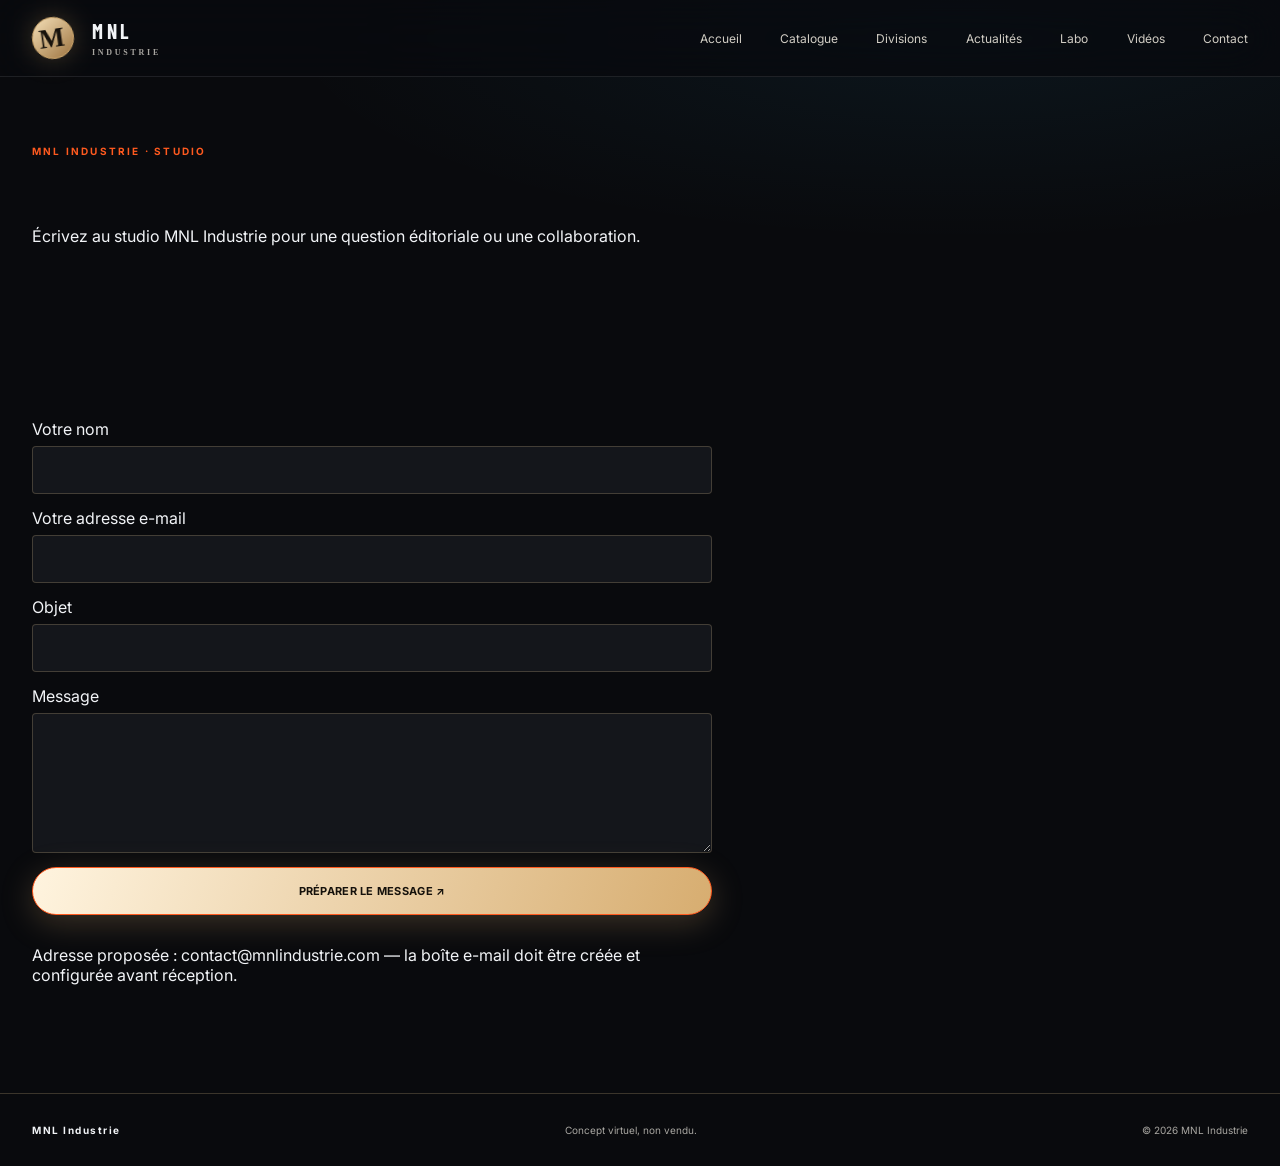
<file: contact.html>
<!doctype html><html lang="fr"><head><meta charset="utf-8"><meta name="viewport" content="width=device-width,initial-scale=1"><meta name="theme-color" content="#11110f"><title>Contact | MNL Industrie</title><link rel="stylesheet" href="style.css"></head><body><header class="site-header"><div class="container nav"><a class="logo" href="index.html"><span class="logo-mark">M</span><span>MNL<small>INDUSTRIE</small></span></a><nav class="navlinks"><a href="index.html">Accueil</a><a href="products.html">Catalogue</a><a href="divisions.html">Divisions</a><a href="news.html">Actualités</a><a href="lab.html">Labo</a><a href="videos.html">Vidéos</a><a href="contact.html">Contact</a></nav><button class="hamb" aria-label="Ouvrir le menu" aria-expanded="false">☰</button></div></header><main><section class="page-hero"><div class="container"><div class="kicker">MNL INDUSTRIE · STUDIO</div><h1>Contact</h1><p>Écrivez au studio MNL Industrie pour une question éditoriale ou une collaboration.</p></div></section><section><div class="container"><form class="form-grid" action="mailto:contact@mnlindustrie.com" method="post" enctype="text/plain"><label>Votre nom<input name="nom" autocomplete="name" required></label><label>Votre adresse e-mail<input type="email" name="email" autocomplete="email" required></label><label>Objet<input name="objet" required></label><label>Message<textarea name="message" required></textarea></label><button class="btn primary" type="submit">Préparer le message ↗</button><p class="legal-note">Adresse proposée : contact@mnlindustrie.com — la boîte e-mail doit être créée et configurée avant réception.</p></form></div></section></main><footer><div class="container foot"><b>MNL Industrie</b><span>Concept virtuel, non vendu.</span><span>© <span id="year">2026</span> MNL Industrie</span></div></footer><script>document.querySelector(".hamb")?.addEventListener("click",()=>{const n=document.querySelector(".navlinks");const b=document.querySelector(".hamb");const o=n.classList.toggle("open");b.setAttribute("aria-expanded",String(o));});</script><script src="js/mnl-motion.js" defer></script><script src="js/mnl-android-shell.js" defer></script></body></html>
</file>
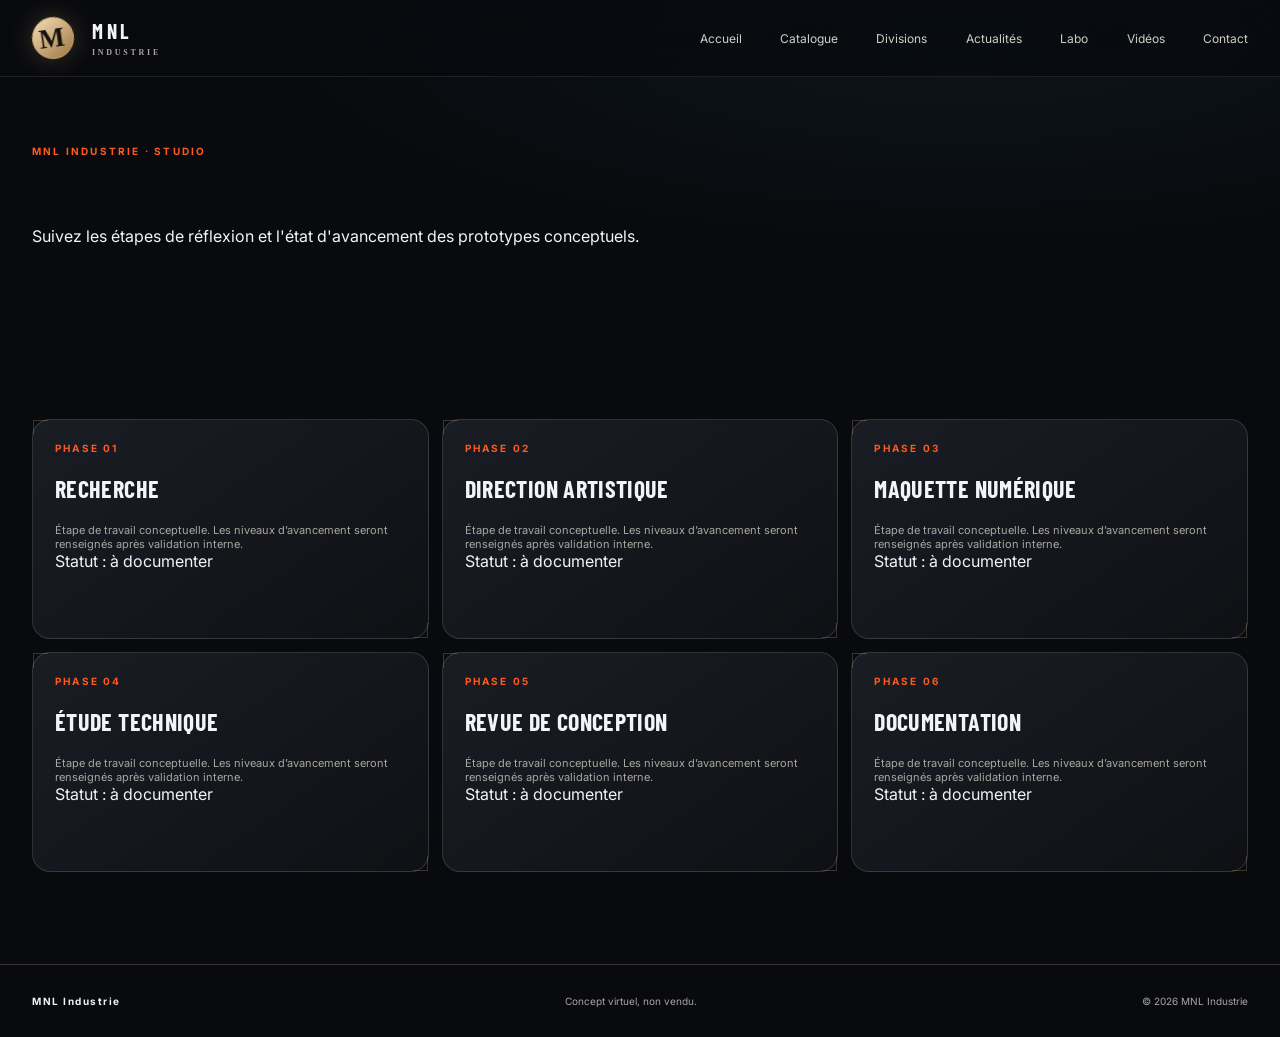
<file: lab.html>
<!doctype html><html lang="fr"><head><meta charset="utf-8"><meta name="viewport" content="width=device-width,initial-scale=1"><meta name="theme-color" content="#11110f"><title>Le Labo MNL | MNL Industrie</title><link rel="stylesheet" href="style.css"></head><body><header class="site-header"><div class="container nav"><a class="logo" href="index.html"><span class="logo-mark">M</span><span>MNL<small>INDUSTRIE</small></span></a><nav class="navlinks"><a href="index.html">Accueil</a><a href="products.html">Catalogue</a><a href="divisions.html">Divisions</a><a href="news.html">Actualités</a><a href="lab.html">Labo</a><a href="videos.html">Vidéos</a><a href="contact.html">Contact</a></nav><button class="hamb" aria-label="Ouvrir le menu" aria-expanded="false">☰</button></div></header><main><section class="page-hero"><div class="container"><div class="kicker">MNL INDUSTRIE · STUDIO</div><h1>Le Labo MNL</h1><p>Suivez les étapes de réflexion et l'état d'avancement des prototypes conceptuels.</p></div></section><section><div class="container"><div class="division-grid"><article class="division"><div class="kicker">PHASE 01</div><h2>Recherche</h2><p>Étape de travail conceptuelle. Les niveaux d’avancement seront renseignés après validation interne.</p><span class="legal-note">Statut : à documenter</span></article><article class="division"><div class="kicker">PHASE 02</div><h2>Direction artistique</h2><p>Étape de travail conceptuelle. Les niveaux d’avancement seront renseignés après validation interne.</p><span class="legal-note">Statut : à documenter</span></article><article class="division"><div class="kicker">PHASE 03</div><h2>Maquette numérique</h2><p>Étape de travail conceptuelle. Les niveaux d’avancement seront renseignés après validation interne.</p><span class="legal-note">Statut : à documenter</span></article><article class="division"><div class="kicker">PHASE 04</div><h2>Étude technique</h2><p>Étape de travail conceptuelle. Les niveaux d’avancement seront renseignés après validation interne.</p><span class="legal-note">Statut : à documenter</span></article><article class="division"><div class="kicker">PHASE 05</div><h2>Revue de conception</h2><p>Étape de travail conceptuelle. Les niveaux d’avancement seront renseignés après validation interne.</p><span class="legal-note">Statut : à documenter</span></article><article class="division"><div class="kicker">PHASE 06</div><h2>Documentation</h2><p>Étape de travail conceptuelle. Les niveaux d’avancement seront renseignés après validation interne.</p><span class="legal-note">Statut : à documenter</span></article></div></div></section></main><footer><div class="container foot"><b>MNL Industrie</b><span>Concept virtuel, non vendu.</span><span>© <span id="year">2026</span> MNL Industrie</span></div></footer><script>document.querySelector(".hamb")?.addEventListener("click",()=>{const n=document.querySelector(".navlinks");const b=document.querySelector(".hamb");const o=n.classList.toggle("open");b.setAttribute("aria-expanded",String(o));});</script><script src="js/mnl-motion.js" defer></script><script src="js/mnl-android-shell.js" defer></script></body></html>
</file>
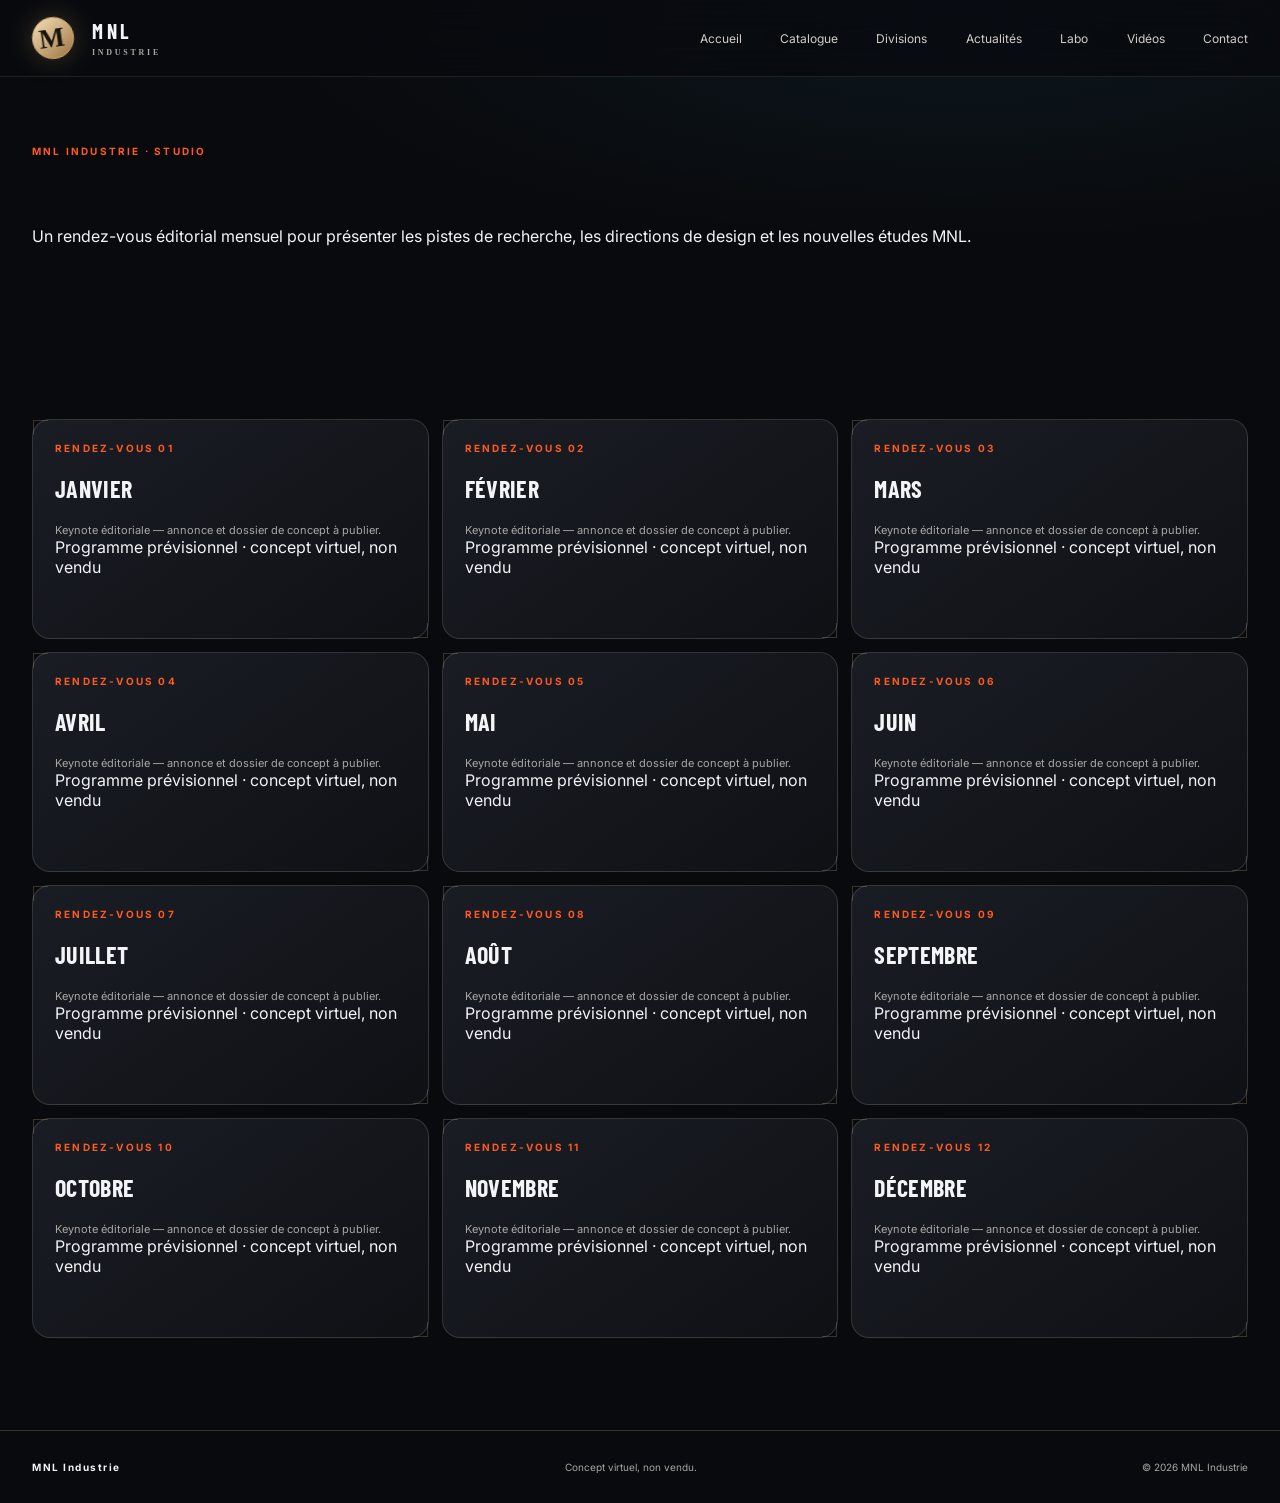
<file: news.html>
<!doctype html><html lang="fr"><head><meta charset="utf-8"><meta name="viewport" content="width=device-width,initial-scale=1"><meta name="theme-color" content="#11110f"><title>Actualités & keynotes | MNL Industrie</title><link rel="stylesheet" href="style.css"></head><body><header class="site-header"><div class="container nav"><a class="logo" href="index.html"><span class="logo-mark">M</span><span>MNL<small>INDUSTRIE</small></span></a><nav class="navlinks"><a href="index.html">Accueil</a><a href="products.html">Catalogue</a><a href="divisions.html">Divisions</a><a href="news.html">Actualités</a><a href="lab.html">Labo</a><a href="videos.html">Vidéos</a><a href="contact.html">Contact</a></nav><button class="hamb" aria-label="Ouvrir le menu" aria-expanded="false">☰</button></div></header><main><section class="page-hero"><div class="container"><div class="kicker">MNL INDUSTRIE · STUDIO</div><h1>Actualités & keynotes</h1><p>Un rendez-vous éditorial mensuel pour présenter les pistes de recherche, les directions de design et les nouvelles études MNL.</p></div></section><section><div class="container"><div class="division-grid"><article class="division"><div class="kicker">RENDEZ-VOUS 01</div><h2>Janvier</h2><p>Keynote éditoriale — annonce et dossier de concept à publier.</p><span class="legal-note">Programme prévisionnel · concept virtuel, non vendu</span></article><article class="division"><div class="kicker">RENDEZ-VOUS 02</div><h2>Février</h2><p>Keynote éditoriale — annonce et dossier de concept à publier.</p><span class="legal-note">Programme prévisionnel · concept virtuel, non vendu</span></article><article class="division"><div class="kicker">RENDEZ-VOUS 03</div><h2>Mars</h2><p>Keynote éditoriale — annonce et dossier de concept à publier.</p><span class="legal-note">Programme prévisionnel · concept virtuel, non vendu</span></article><article class="division"><div class="kicker">RENDEZ-VOUS 04</div><h2>Avril</h2><p>Keynote éditoriale — annonce et dossier de concept à publier.</p><span class="legal-note">Programme prévisionnel · concept virtuel, non vendu</span></article><article class="division"><div class="kicker">RENDEZ-VOUS 05</div><h2>Mai</h2><p>Keynote éditoriale — annonce et dossier de concept à publier.</p><span class="legal-note">Programme prévisionnel · concept virtuel, non vendu</span></article><article class="division"><div class="kicker">RENDEZ-VOUS 06</div><h2>Juin</h2><p>Keynote éditoriale — annonce et dossier de concept à publier.</p><span class="legal-note">Programme prévisionnel · concept virtuel, non vendu</span></article><article class="division"><div class="kicker">RENDEZ-VOUS 07</div><h2>Juillet</h2><p>Keynote éditoriale — annonce et dossier de concept à publier.</p><span class="legal-note">Programme prévisionnel · concept virtuel, non vendu</span></article><article class="division"><div class="kicker">RENDEZ-VOUS 08</div><h2>Août</h2><p>Keynote éditoriale — annonce et dossier de concept à publier.</p><span class="legal-note">Programme prévisionnel · concept virtuel, non vendu</span></article><article class="division"><div class="kicker">RENDEZ-VOUS 09</div><h2>Septembre</h2><p>Keynote éditoriale — annonce et dossier de concept à publier.</p><span class="legal-note">Programme prévisionnel · concept virtuel, non vendu</span></article><article class="division"><div class="kicker">RENDEZ-VOUS 10</div><h2>Octobre</h2><p>Keynote éditoriale — annonce et dossier de concept à publier.</p><span class="legal-note">Programme prévisionnel · concept virtuel, non vendu</span></article><article class="division"><div class="kicker">RENDEZ-VOUS 11</div><h2>Novembre</h2><p>Keynote éditoriale — annonce et dossier de concept à publier.</p><span class="legal-note">Programme prévisionnel · concept virtuel, non vendu</span></article><article class="division"><div class="kicker">RENDEZ-VOUS 12</div><h2>Décembre</h2><p>Keynote éditoriale — annonce et dossier de concept à publier.</p><span class="legal-note">Programme prévisionnel · concept virtuel, non vendu</span></article></div></div></section></main><footer><div class="container foot"><b>MNL Industrie</b><span>Concept virtuel, non vendu.</span><span>© <span id="year">2026</span> MNL Industrie</span></div></footer><script>document.querySelector(".hamb")?.addEventListener("click",()=>{const n=document.querySelector(".navlinks");const b=document.querySelector(".hamb");const o=n.classList.toggle("open");b.setAttribute("aria-expanded",String(o));});</script><script src="js/mnl-motion.js" defer></script><script src="js/mnl-android-shell.js" defer></script></body></html>
</file>
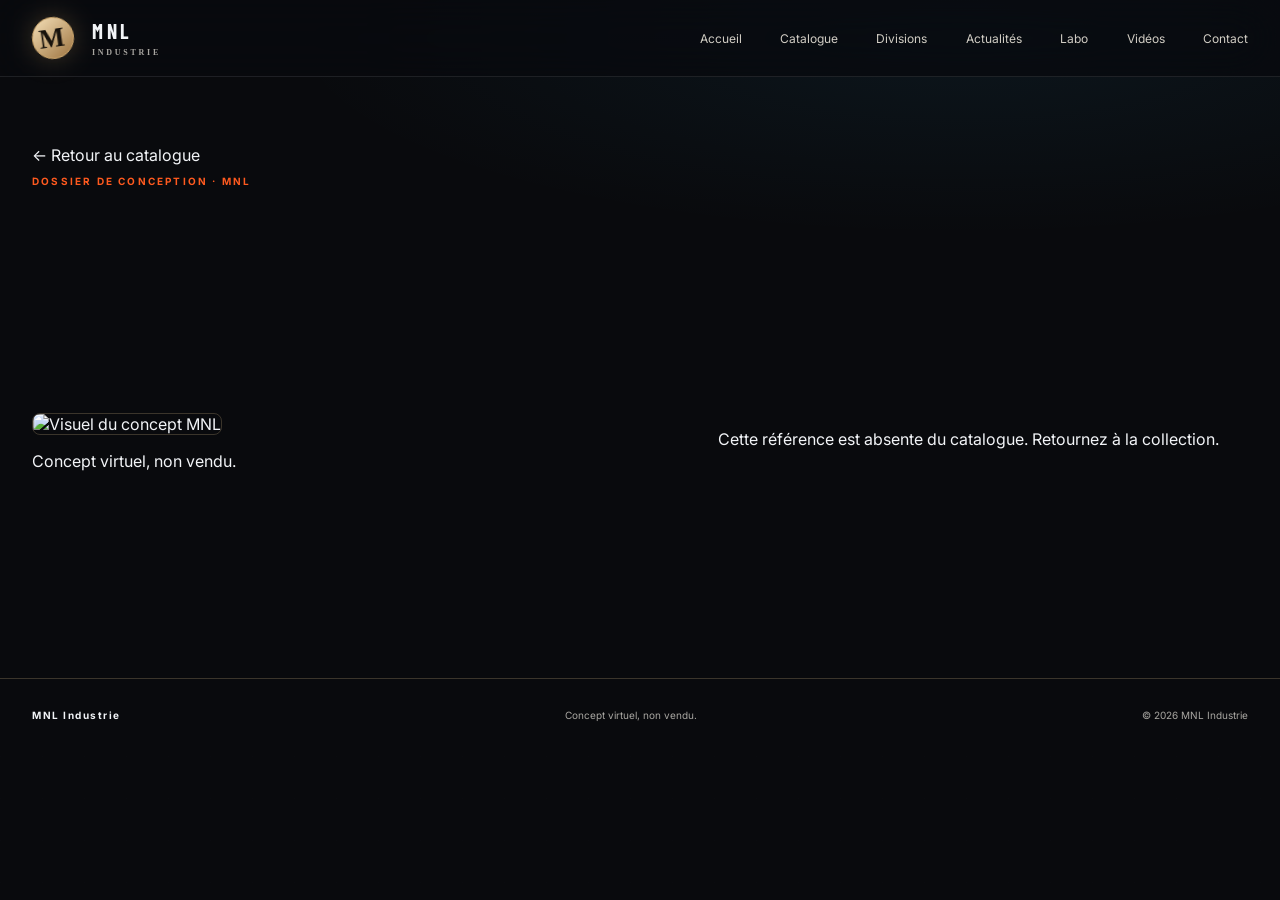
<file: product.html>
<!doctype html><html lang="fr"><head><meta charset="utf-8"><meta name="viewport" content="width=device-width,initial-scale=1"><meta name="theme-color" content="#11110f"><title>Fiche concept | MNL Industrie</title><link rel="stylesheet" href="style.css"></head><body><header class="site-header"><div class="container nav"><a class="logo" href="index.html"><span class="logo-mark">M</span><span>MNL<small>INDUSTRIE</small></span></a><nav class="navlinks"><a href="index.html">Accueil</a><a href="products.html">Catalogue</a><a href="divisions.html">Divisions</a><a href="news.html">Actualités</a><a href="lab.html">Labo</a><a href="videos.html">Vidéos</a><a href="contact.html">Contact</a></nav><button class="hamb" aria-label="Ouvrir le menu" aria-expanded="false">☰</button></div></header><main><section class="page-hero"><div class="container"><a href="products.html">← Retour au catalogue</a><p class="kicker">DOSSIER DE CONCEPTION · MNL</p><h1 id="name">Chargement du concept…</h1><p id="type"></p></div></section><section><div class="container detail-layout"><div><img id="visual" alt="Visuel du concept MNL"><p class="legal-note">Concept virtuel, non vendu.</p></div><div><p id="description"></p><h2>Fiche technique conceptuelle</h2><div id="specs" class="detail-specs"></div><h2>Concepts associés</h2><div id="related" class="page-links"></div></div></div></section></main><footer><div class="container foot"><b>MNL Industrie</b><span>Concept virtuel, non vendu.</span><span>© <span id="year">2026</span> MNL Industrie</span></div></footer><script src="data.js"></script><script src="product-page.js"></script><script src="js/mnl-motion.js" defer></script><script src="js/mnl-android-shell.js" defer></script></body></html>
</file>
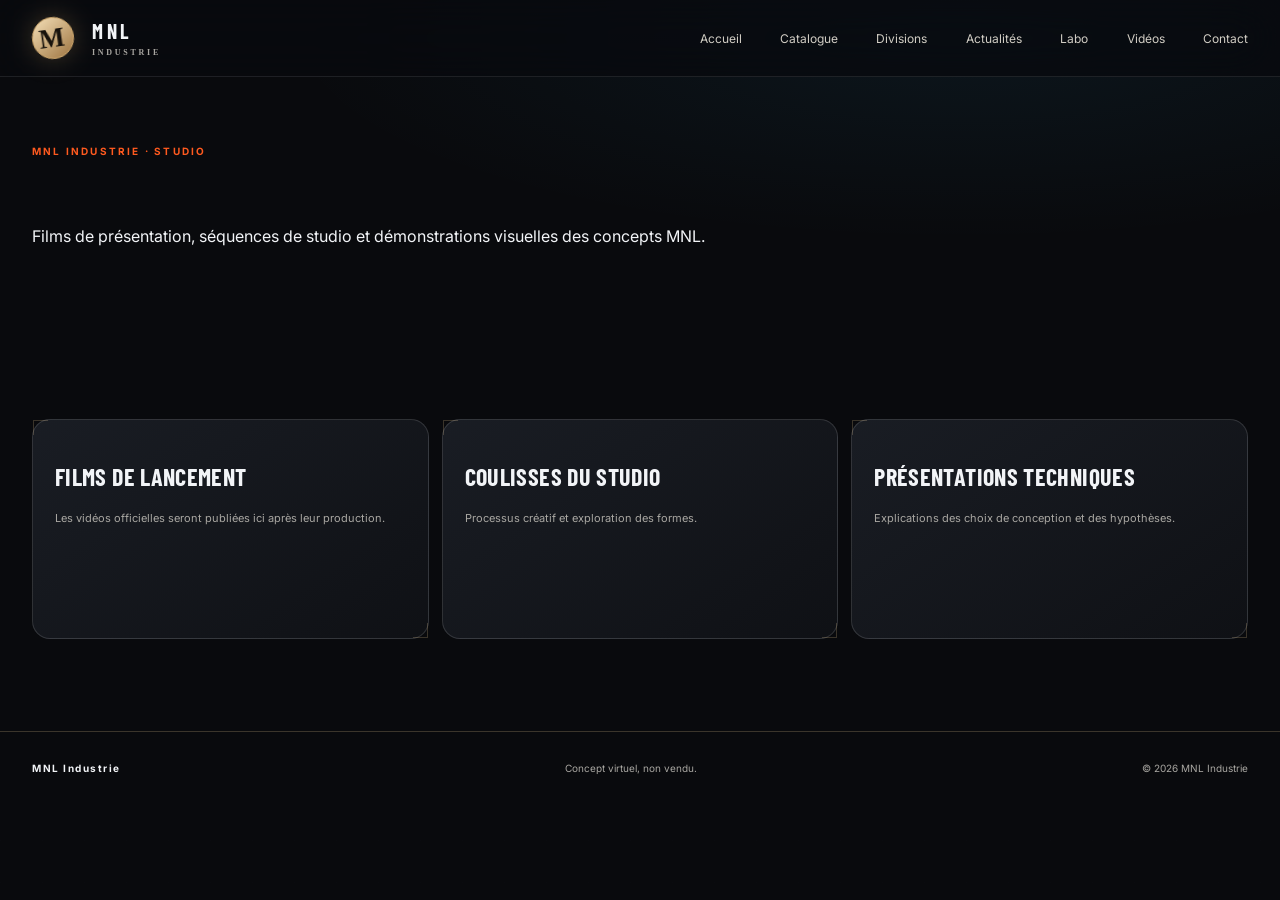
<file: videos.html>
<!doctype html><html lang="fr"><head><meta charset="utf-8"><meta name="viewport" content="width=device-width,initial-scale=1"><meta name="theme-color" content="#11110f"><title>Vidéos | MNL Industrie</title><link rel="stylesheet" href="style.css"></head><body><header class="site-header"><div class="container nav"><a class="logo" href="index.html"><span class="logo-mark">M</span><span>MNL<small>INDUSTRIE</small></span></a><nav class="navlinks"><a href="index.html">Accueil</a><a href="products.html">Catalogue</a><a href="divisions.html">Divisions</a><a href="news.html">Actualités</a><a href="lab.html">Labo</a><a href="videos.html">Vidéos</a><a href="contact.html">Contact</a></nav><button class="hamb" aria-label="Ouvrir le menu" aria-expanded="false">☰</button></div></header><main><section class="page-hero"><div class="container"><div class="kicker">MNL INDUSTRIE · STUDIO</div><h1>Vidéos</h1><p>Films de présentation, séquences de studio et démonstrations visuelles des concepts MNL.</p></div></section><section><div class="container"><div class="division-grid"><article class="division"><h2>Films de lancement</h2><p>Les vidéos officielles seront publiées ici après leur production.</p></article><article class="division"><h2>Coulisses du studio</h2><p>Processus créatif et exploration des formes.</p></article><article class="division"><h2>Présentations techniques</h2><p>Explications des choix de conception et des hypothèses.</p></article></div></div></section></main><footer><div class="container foot"><b>MNL Industrie</b><span>Concept virtuel, non vendu.</span><span>© <span id="year">2026</span> MNL Industrie</span></div></footer><script>document.querySelector(".hamb")?.addEventListener("click",()=>{const n=document.querySelector(".navlinks");const b=document.querySelector(".hamb");const o=n.classList.toggle("open");b.setAttribute("aria-expanded",String(o));});</script><script src="js/mnl-motion.js" defer></script><script src="js/mnl-android-shell.js" defer></script></body></html>
</file>
<file: style.css>
@import url('https://fonts.googleapis.com/css2?family=Barlow+Condensed:wght@600;700;800&family=Inter:wght@400;500;600;700;800&display=swap');
:root{color-scheme:dark;--bg:#11110f;--surface:#191916;--surface2:#22221d;--line:rgba(220,198,162,.19);--ink:#f3f0e9;--muted:#aaa69d;--gold:#c8a879;--gold2:#e4cfaa;--max:1280px;--ease:cubic-bezier(.2,.7,.2,1)}
*{box-sizing:border-box}html{scroll-behavior:smooth;scroll-padding-top:88px}body{margin:0;background:var(--bg);color:var(--ink);font-family:'DM Sans',sans-serif;overflow-x:hidden}body:before{content:"";position:fixed;inset:0;z-index:-1;pointer-events:none;opacity:.14;background:radial-gradient(ellipse at 82% 5%,#b28d5c20,transparent 38%),linear-gradient(135deg,#ffffff05 1px,transparent 1px);background-size:auto,44px 44px}a{color:inherit;text-decoration:none}button,input,select{font:inherit}button{color:inherit}.container{width:min(var(--max),calc(100% - 64px));margin-inline:auto}
.site-header,header{position:fixed;inset:0 0 auto;z-index:100;background:rgba(15,15,13,.76);border-bottom:1px solid #fff1;backdrop-filter:blur(22px) saturate(130%);-webkit-backdrop-filter:blur(22px) saturate(130%);transition:background .3s,border-color .3s}.site-header.header-scrolled,header.header-scrolled{background:rgba(15,15,13,.96);border-color:var(--line)}
.nav{height:82px;display:flex;align-items:center;justify-content:space-between;gap:28px}.logo{display:flex;align-items:center;gap:11px;font:800 20px Manrope,sans-serif;letter-spacing:.12em}.logo-mark{width:42px;height:42px;display:grid;place-items:center;border:1px solid var(--gold);color:var(--gold2);font:700 27px Georgia,serif;transform:rotate(-8deg);box-shadow:0 0 22px #c8a87915}.logo small{display:block;margin-top:2px;font:600 8px 'DM Sans';letter-spacing:.34em;color:var(--gold);text-align:center}.navlinks{display:flex;align-items:center;gap:clamp(18px,3vw,42px)}.navlinks a{position:relative;color:#d2cec5;font-size:12px;transition:color .25s}.navlinks a:hover,.navlinks a.active{color:var(--gold2)}.navlinks a:after{content:"";position:absolute;left:0;right:100%;bottom:-10px;height:1px;background:var(--gold);transition:right .3s}.navlinks a:hover:after,.navlinks a.active:after{right:0}.nav-action{padding:12px 17px;border:1px solid #c8a87988;border-radius:3px;color:var(--gold2);font-size:10px;letter-spacing:.1em;text-transform:uppercase;transition:.25s}.nav-action:hover{background:#c8a87918;border-color:var(--gold2)}.hamb{display:none;background:transparent;border:1px solid var(--line);padding:10px 13px}
.hero{position:relative;isolation:isolate;min-height:690px;height:min(790px,92svh);display:flex;align-items:center;overflow:hidden;background:#171613}.hero-bg{position:absolute;inset:0;z-index:-2;background-image:linear-gradient(90deg,rgba(12,12,11,.94) 0%,rgba(12,12,11,.79) 33%,rgba(12,12,11,.12) 75%),linear-gradient(0deg,#11110f 0%,transparent 29%),url('hero-car.webp');background-size:cover;background-position:center 54%;filter:saturate(.78);transform:scale(1.015)}.hero-vignette{position:absolute;inset:0;z-index:-1;background:linear-gradient(110deg,transparent 45%,#d6b88b0c 100%)}.hero-inner{padding-top:78px;max-width:var(--max)}.eyebrow,.kicker{font-size:10px;font-weight:700;letter-spacing:.22em;text-transform:uppercase;color:var(--gold2)}.eyebrow{display:flex;align-items:center;gap:12px}.eyebrow:before{content:"";width:30px;height:1px;background:var(--gold)}.hero h1{margin:27px 0 15px;max-width:850px;font:800 clamp(56px,8vw,108px)/.93 Manrope,sans-serif;letter-spacing:-.075em}.hero h1 span{color:#fff;display:inline-block}.hero-tagline{margin:0 0 16px;font:500 clamp(16px,2vw,22px) Manrope,sans-serif;color:var(--gold2)}.hero p{max-width:470px;color:#d1ccc1;font-size:14px;line-height:1.8}.buttons{display:flex;align-items:center;gap:15px;flex-wrap:wrap;margin-top:30px}.btn{display:inline-flex;align-items:center;justify-content:center;gap:14px;min-height:48px;padding:0 21px;border:1px solid #ffffff45;border-radius:3px;color:#f1ede5;font-size:10px;font-weight:700;letter-spacing:.1em;text-transform:uppercase;transition:transform .25s,border-color .25s,background .25s}.btn:hover{transform:translateY(-2px);border-color:var(--gold2)}.btn.primary{background:linear-gradient(110deg,#e4d0ad,#b88f5e);border-color:transparent;color:#1b1711;box-shadow:0 10px 30px #0003}.hero-video{background:#11110f66;backdrop-filter:blur(12px)}.hero-video span{color:var(--gold2)}.hero-caption{position:absolute;bottom:24px;left:max(32px,calc((100% - var(--max))/2));right:max(32px,calc((100% - var(--max))/2));display:flex;justify-content:space-between;color:#c4b69e;font-size:9px;letter-spacing:.18em}
.category-band{position:relative;z-index:2;background:#181815e8;border-block:1px solid var(--line);backdrop-filter:blur(18px)}.category-track{display:flex;justify-content:space-between;gap:12px;overflow:auto;scrollbar-width:none;padding:18px 0}.category-track::-webkit-scrollbar{display:none}.category-track a{min-width:90px;display:flex;flex-direction:column;align-items:center;gap:8px;padding:10px 13px;border:1px solid transparent;border-radius:5px;color:var(--gold2);font-size:21px;transition:.25s}.category-track a span{font-size:9px;color:#e4dfd5;white-space:nowrap}.category-track a:hover,.category-track a:first-child{border-color:#c8a87955;background:#c8a8790d}
section{padding:92px 0}.featured{background:linear-gradient(180deg,#141411,#10100e);border-bottom:1px solid #fff1}.section-top{display:flex;justify-content:space-between;align-items:end;gap:40px;margin-bottom:34px}.section-top h2{margin:12px 0 0;font:800 clamp(32px,4.5vw,54px)/1.02 Manrope,sans-serif;letter-spacing:-.06em}.section-top p{max-width:430px;margin:0;color:var(--muted);font-size:13px;line-height:1.8}
.product-grid{display:grid;grid-template-columns:repeat(3,minmax(0,1fr));gap:17px}.product{position:relative;min-width:0;overflow:hidden;border:1px solid #ffffff1c;border-radius:7px;background:linear-gradient(150deg,#24231e,#171714);cursor:pointer;transition:transform .35s var(--ease),border-color .35s,box-shadow .35s}.product:hover{transform:translateY(-5px);border-color:#c8a8798c;box-shadow:0 20px 50px #0006}.product-image{position:relative;height:240px;overflow:hidden;background:#24231e}.product-image img{display:block;width:100%;height:100%;object-fit:cover;transition:transform .65s var(--ease),filter .4s}.product:hover .product-image img{transform:scale(1.045)}.product-image:after{content:"";position:absolute;inset:45% 0 0;background:linear-gradient(transparent,#11110f88);pointer-events:none}.product-number{position:absolute;top:13px;left:14px;z-index:2;font-size:8px;letter-spacing:.18em;color:#fff;text-shadow:0 1px 8px #000}.favorite{position:absolute;right:12px;top:10px;z-index:3;border:1px solid #ffffff70;background:#1119;border-radius:50%;width:31px;height:31px;color:#fff;cursor:pointer}.favorite.is-favorite{color:#e8c38f;border-color:#e8c38f}.product-view{position:absolute;right:15px;bottom:13px;z-index:2;font-size:8px;letter-spacing:.15em;color:#fff}.product-info{padding:17px 18px 16px}.product-info small{font-size:9px;letter-spacing:.12em;text-transform:uppercase;color:var(--gold)}.product-info h3{margin:9px 0 5px;font:700 19px Manrope,sans-serif;letter-spacing:-.025em}.product-info p{min-height:38px;margin:0;color:#b9b4aa;font-size:11px;line-height:1.65}.product-bottom{display:flex;justify-content:space-between;align-items:center;margin-top:15px;padding-top:12px;border-top:1px solid #fff1;font-size:8px;letter-spacing:.14em}.concept{color:#c9a97d}.arrow{color:var(--gold2);font-size:15px}
.editorial-section{background:#171714;border-block:1px solid #fff1}.editorial-gallery{display:grid;grid-template-columns:1.25fr 1fr 1fr;grid-auto-rows:210px;gap:13px}.editorial-tile{position:relative;display:block;overflow:hidden;border:1px solid #ffffff22;border-radius:6px;background:#24231e}.editorial-tile.tile-1{grid-row:span 2}.editorial-tile img{width:100%;height:100%;object-fit:cover;transition:transform .7s var(--ease)}.editorial-tile:hover img{transform:scale(1.05)}.editorial-shade{position:absolute;inset:0;background:linear-gradient(0deg,#090908dd,transparent 65%)}.editorial-meta{position:absolute;left:19px;right:19px;bottom:17px;display:flex;flex-direction:column;gap:5px}.editorial-meta small{font-size:8px;letter-spacing:.18em;color:var(--gold2)}.editorial-meta b{font:700 19px Manrope}.editorial-meta em{font-size:10px;font-style:normal;color:#d0cbc0}
.manifesto{display:grid;grid-template-columns:1fr .8fr;gap:80px;align-items:center}.manifesto h2{font:800 clamp(36px,5vw,62px)/.98 Manrope;letter-spacing:-.06em}.manifesto h2 span{color:var(--gold2)}.manifesto p{max-width:620px;color:#b9b4aa;line-height:1.85;font-size:13px}.principles{border-left:1px solid var(--gold);padding-left:28px}.principle{padding:18px 0;border-bottom:1px solid #fff2;color:#ddd7cb;font-size:13px}.principle b{display:inline-block;width:44px;color:var(--gold);font:700 12px Manrope}
.division-grid{display:grid;grid-template-columns:repeat(3,1fr);gap:13px}.division{position:relative;padding:22px;border:1px solid #ffffff1b;border-radius:6px;background:linear-gradient(145deg,#22221d,#171714);min-height:220px;transition:.3s}.division:hover{transform:translateY(-4px);border-color:#c8a87980}.division-topline{display:flex;justify-content:space-between;color:var(--gold);font-size:9px;letter-spacing:.16em}.division-index{color:#77746d}.division-symbol{margin:25px 0 12px;color:#c8a879;font-size:25px}.division h3{margin:0 0 7px;font:700 19px Manrope}.division p{margin:0;color:var(--muted);font-size:11px}.division-link{display:inline-block;margin-top:22px;font-size:8px;letter-spacing:.16em;color:#d8c8ad}.division-link b{color:var(--gold2)}
footer{padding:30px 0;border-top:1px solid var(--line);background:#0d0d0b;color:#a9a398;font-size:10px}.foot{display:flex;justify-content:space-between;align-items:center;gap:20px}.foot b{color:#eee7da;letter-spacing:.15em}.foot a{color:var(--gold2)}
.catalog-hero{height:520px;min-height:520px}.catalog-hero .hero-bg{background-image:linear-gradient(90deg,#10100ff0,#10100f88),url('aerion-jet.webp')}.catalog-hero .hero-stats{display:flex;gap:45px;margin-top:32px}.hero-stats div{display:flex;flex-direction:column;gap:6px}.hero-stats b{font:700 26px Manrope;color:var(--gold2)}.hero-stats span{font-size:8px;letter-spacing:.15em;color:#c1b9aa}.catalog-toolbar{display:flex;justify-content:space-between;align-items:center;gap:20px;margin:28px 0}.product-tools{display:flex;gap:10px;flex-wrap:wrap}.product-tools input,.product-tools select{min-height:43px;padding:0 13px;border:1px solid #ffffff24;border-radius:4px;background:#1b1b17;color:#eee9df;font-size:11px}.product-tools input{width:min(330px,65vw)}.product-tools input:focus,.product-tools select:focus{outline:1px solid var(--gold);border-color:var(--gold)}.results-count{font-size:10px;color:var(--gold2);white-space:nowrap}.empty{text-align:center;color:var(--muted);padding:35px}.catalog-note{margin-top:28px;color:#99948a;font-size:10px;line-height:1.7}
.modal{position:fixed;inset:0;z-index:200;display:none;place-items:center;padding:20px;background:#000b;backdrop-filter:blur(12px)}.modal.show{display:grid}.modal-box{position:relative;display:grid;grid-template-columns:1fr 1fr;width:min(920px,100%);max-height:88vh;overflow:auto;background:#191916;border:1px solid #c8a87970;border-radius:8px;box-shadow:0 35px 100px #000b}.modal-img{min-height:360px;background:#24231e}.modal-img img{width:100%;height:100%;object-fit:cover}.modal-content{padding:38px 34px}.modal-content h2{font:800 32px Manrope}.modal-content p{color:#bbb5aa;font-size:12px;line-height:1.8}.close{position:absolute;right:12px;top:10px;z-index:2;border:0;background:#111b;color:#fff;font-size:27px;cursor:pointer}.specs{display:grid;grid-template-columns:1fr 1fr;gap:8px}.spec{padding:10px;background:#ffffff08;border:1px solid #ffffff12}.spec span,.spec b{display:block;font-size:9px}.spec span{color:#a9a398}.spec b{margin-top:5px;color:#e6d3b5}.disclaimer{margin-top:20px;padding-top:13px;border-top:1px solid #fff2;color:#c4a77e;font-size:8px;letter-spacing:.1em}
#scrollProgress{position:fixed;z-index:150;left:0;top:0;width:100%;height:2px;background:linear-gradient(90deg,#a77c4f,#e4cfaa);transform:scaleX(0);transform-origin:left;pointer-events:none}.reveal{opacity:0;transform:translateY(16px);transition:opacity .65s,transform .65s}.reveal.is-visible{opacity:1;transform:none}.motion-ready .hero-inner{animation:hero-in .8s both}@keyframes hero-in{from{opacity:0;transform:translateY(15px)}to{opacity:1;transform:none}}
.modal-open{overflow:hidden}.ecosystem{background:#151512}
@media(max-width:950px){.nav{height:72px}.nav-action{display:none}.hamb{display:block}.navlinks{display:none;position:absolute;top:72px;left:20px;right:20px;padding:18px;background:#171714f7;border:1px solid var(--line);border-radius:5px;flex-direction:column;align-items:stretch;gap:0}.navlinks.open{display:flex}.navlinks a{padding:13px 6px}.navlinks a:after{display:none}.hero{min-height:650px}.section-top{align-items:flex-start;flex-direction:column;gap:15px}.product-grid{grid-template-columns:repeat(2,minmax(0,1fr))}.manifesto{gap:40px}.division-grid{grid-template-columns:repeat(2,1fr)}}
@media(max-width:620px){.container{width:calc(100% - 34px)}section{padding:65px 0}.hero{height:720px;min-height:650px}.hero-bg{background-position:61% center}.hero-inner{padding-top:70px}.hero h1{font-size:clamp(47px,12.5vw,72px)}.hero p{max-width:360px;font-size:12px}.hero-caption{left:17px;right:17px;bottom:17px;font-size:7px}.category-track{margin-inline:-17px;padding:13px 17px;justify-content:flex-start}.category-track a{min-width:86px;padding:9px}.category-track a span{font-size:8px}.section-top h2{font-size:34px}.product-grid{grid-template-columns:repeat(2,minmax(0,1fr));gap:9px}.product-image{height:145px}.product-info{padding:12px}.product-info h3{font-size:14px}.product-info p{font-size:9px;min-height:40px}.product-info small,.product-bottom{font-size:7px}.editorial-gallery{grid-template-columns:1fr 1fr;grid-auto-rows:155px}.editorial-tile.tile-1{grid-row:span 2}.editorial-meta{left:11px;bottom:11px}.editorial-meta b{font-size:14px}.manifesto{grid-template-columns:1fr;gap:28px}.principles{padding-left:18px}.division-grid{grid-template-columns:1fr 1fr;gap:8px}.division{padding:15px;min-height:185px}.division h3{font-size:15px}.foot{align-items:flex-start;flex-direction:column}.catalog-hero{height:540px;min-height:540px}.catalog-hero .hero-stats{gap:20px}.hero-stats b{font-size:21px}.hero-stats span{font-size:7px}.catalog-toolbar{align-items:flex-start;flex-direction:column}.product-tools{width:100%}.product-tools input{width:100%}.product-tools select{flex:1;min-width:0}.modal-box{grid-template-columns:1fr}.modal-img{min-height:210px;max-height:250px}.modal-content{padding:24px}.modal-content h2{font-size:26px}}
@media(max-width:370px){.product-grid{grid-template-columns:1fr}.product-image{height:205px}.division-grid{grid-template-columns:1fr}}
@media(prefers-reduced-motion:reduce){*,*:before,*:after{scroll-behavior:auto!important;animation-duration:.01ms!important;animation-iteration-count:1!important;transition-duration:.01ms!important}.reveal{opacity:1;transform:none}}

:focus-visible{outline:3px solid #e4cfaa;outline-offset:4px}.skeleton{background:linear-gradient(100deg,#24231e 20%,#343127 38%,#24231e 56%);background-size:200% 100%;animation:mnl-shimmer 1.5s infinite}@keyframes mnl-shimmer{to{background-position-x:-200%}}.detail-layout{display:grid;grid-template-columns:1.1fr .9fr;gap:38px}.detail-layout img{width:100%;border:1px solid var(--line);border-radius:8px}.detail-specs{display:grid;grid-template-columns:1fr 1fr;gap:10px}.detail-specs div{padding:14px;background:var(--surface);border:1px solid var(--line)}.page-hero{padding:145px 0 65px;background:radial-gradient(ellipse at 75% 10%,#c8a87922,transparent 50%),#11110f}.form-grid{display:grid;gap:14px;max-width:680px}.form-grid label{display:grid;gap:7px;color:var(--gold2)}.form-grid input,.form-grid textarea{padding:13px;border:1px solid var(--line);background:#191916;color:var(--ink)}.form-grid textarea{min-height:140px}@media(max-width:700px){.detail-layout{grid-template-columns:1fr}}@media(prefers-reduced-motion:reduce){*,*::before,*::after{animation:none!important;transition:none!important;scroll-behavior:auto!important}.reveal{opacity:1;transform:none}}


/* Accueil cinématique MNL — animations limitées à transform et opacity */
.hero{isolation:isolate}
.hero-bg{transform:translate3d(var(--parallax-x,0px),var(--parallax-y,0px),0) scale(1);transform-origin:center;animation:hero-dolly 20s ease-in-out infinite alternate;will-change:transform}
@keyframes hero-dolly{from{transform:translate3d(var(--parallax-x,0px),var(--parallax-y,0px),0) scale(1)}to{transform:translate3d(var(--parallax-x,0px),var(--parallax-y,0px),0) scale(1.08)}}
.hero-vignette{z-index:0;pointer-events:none}
.hero-vignette:before{content:"";position:absolute;inset:-20% auto -20% -45%;width:34%;background:linear-gradient(105deg,transparent 0%,#fff0 30%,#fff2 50%,#d9eaff16 58%,transparent 100%);transform:translateX(-160%) skewX(-18deg);opacity:0;animation:car-reflection 6s ease-in-out infinite}
.hero-vignette:after{content:"";position:absolute;right:8%;bottom:28%;width:24%;height:18%;background:radial-gradient(ellipse,#3e8dff42 0%,#347eff18 28%,transparent 72%);opacity:.2;transform:scale(.94);animation:headlight-pulse 3.2s ease-in-out infinite alternate}
@keyframes car-reflection{0%,65%{transform:translateX(-160%) skewX(-18deg);opacity:0}72%{opacity:.9}100%{transform:translateX(480%) skewX(-18deg);opacity:0}}
@keyframes headlight-pulse{from{opacity:.16;transform:scale(.94)}to{opacity:.62;transform:scale(1.06)}}
.hero-inner{position:relative;z-index:2}
.hero h1{max-width:850px;overflow-wrap:anywhere}
.hero h1 .word-mask{display:inline-block;overflow:hidden;vertical-align:bottom;padding-bottom:.08em;margin-right:.18em}
.hero h1 .word-mask>span{display:inline-block;transform:translateY(115%);opacity:0}
.intro-done .hero h1 .word-mask>span{animation:word-rise .48s cubic-bezier(.2,.7,.2,1) forwards;animation-delay:var(--word-delay,0ms)}
@keyframes word-rise{to{transform:translateY(0);opacity:1}}
.hero-tagline,.hero-inner>p,.hero-inner .buttons{opacity:0;transform:translateY(14px)}
.intro-done .hero-tagline{animation:soft-rise .45s .48s forwards}
.intro-done .hero-inner>p{animation:soft-rise .45s .62s forwards}
.intro-done .hero-inner .buttons{animation:soft-rise .45s .76s forwards}
@keyframes soft-rise{to{opacity:1;transform:translateY(0)}}
.mnl-intro{position:fixed;inset:0;z-index:9999;background:#050505;display:grid;place-items:center;pointer-events:none;transform:translateY(0);opacity:1}
.intro-screen{position:absolute;inset:0;display:grid;place-items:center;background:#050505}
.intro-monogram{width:clamp(72px,16vw,130px);height:auto;fill:none;stroke:#d8b77f;stroke-width:2.2;stroke-linecap:round;stroke-linejoin:round;stroke-dasharray:360;stroke-dashoffset:360;filter:drop-shadow(0 0 12px #c8a87966);animation:draw-m .52s ease forwards}
@keyframes draw-m{to{stroke-dashoffset:0}}
.mnl-intro.intro-opening{animation:screen-open .58s cubic-bezier(.76,0,.24,1) .48s forwards}
@keyframes screen-open{to{transform:translateY(-102%);opacity:0}}
.hero-caption{left:max(32px,calc((100% - var(--max))/2));right:max(32px,calc((100% - var(--max))/2));z-index:3}
.hero-caption span:first-child{margin-left:auto}
.category-band{overflow:hidden}
.category-track.category-marquee{width:max-content;min-width:100%;justify-content:flex-start;gap:24px;animation:division-marquee 52s linear infinite}
.category-track.category-marquee a{flex:0 0 110px}
.category-track.category-marquee.is-paused{animation-play-state:paused}
@keyframes division-marquee{to{transform:translateX(-50%)}}
.product{transform:perspective(900px) rotateX(var(--tilt-x,0deg)) rotateY(var(--tilt-y,0deg));transition:transform .25s ease,opacity .7s ease}
.product:hover .product-image img,.product.touching .product-image img{transform:scale(1.05)}
.btn,.nav-action{position:relative;overflow:hidden}
.btn:after,.nav-action:after{content:"";position:absolute;inset:0;opacity:0;background:radial-gradient(ellipse at 50% 100%,#f1d7a755,transparent 70%);transition:opacity .25s}
.btn:hover:after,.nav-action:hover:after{opacity:1}
.keynote-section{padding:54px 0;background:#141411;border-block:1px solid var(--line)}
.keynote-panel{display:flex;justify-content:space-between;align-items:center;gap:30px;padding:28px 32px;border:1px solid #c8a87955;border-radius:7px;background:linear-gradient(120deg,#242119,#151512)}
.keynote-panel h2{margin:9px 0;font:800 clamp(24px,3.4vw,40px) Manrope;letter-spacing:-.05em}
.keynote-panel p{margin:0;color:var(--muted);font-size:12px}
.countdown{display:flex;gap:10px}
.countdown div{min-width:72px;padding:13px 10px;text-align:center;border:1px solid #c8a87938;background:#09090866}
.countdown b,.countdown span{display:block}
.countdown b{font:700 25px Manrope;color:var(--gold2);font-variant-numeric:tabular-nums}
.countdown span{margin-top:4px;color:#aaa397;font-size:7px;letter-spacing:.15em}
.motion-optin{position:absolute;right:20px;bottom:62px;z-index:5;padding:8px 11px;border:1px solid #c8a87966;border-radius:3px;background:#11110f99;color:var(--gold2);font-size:8px;letter-spacing:.08em}
.reveal{opacity:0;transform:translateY(18px);transition:opacity .7s ease,transform .7s ease}
.reveal.is-visible{opacity:1;transform:translateY(0)}
@media(max-width:620px){
 .container{width:calc(100% - 40px)}
 .hero-inner{padding-left:20px;padding-right:20px}
 .hero h1{font-size:clamp(38px,10.5vw,58px);max-width:100%;line-height:.98;overflow-wrap:normal}
 .hero-caption{left:20px;right:20px;bottom:16px;justify-content:flex-end}
 .hero-caption span{display:none}
 .keynote-panel{align-items:flex-start;flex-direction:column;padding:22px 18px}
 .countdown{width:100%;gap:6px}
 .countdown div{flex:1;min-width:0;padding:11px 4px}
 .countdown b{font-size:20px}
 .motion-optin{right:20px;bottom:52px}
}
@media(prefers-reduced-motion:reduce){
 .hero-bg,.hero-vignette:before,.hero-vignette:after,.category-track.category-marquee{animation:none!important}
 .mnl-intro{display:none!important}
 .hero h1 .word-mask>span,.hero-tagline,.hero-inner>p,.hero-inner .buttons{opacity:1!important;transform:none!important;animation:none!important}
 .reveal{opacity:1;transform:none;transition:opacity .25s ease}
 .product{transform:none;transition:opacity .25s ease}
 .product:hover .product-image img{transform:none}
}

body{opacity:1;transition:opacity .16s ease}body.page-leaving{opacity:0;transition:opacity .16s ease}

@media(max-width:620px){.hero-inner.container{width:100%;max-width:none;margin-left:0;margin-right:0;padding-left:20px;padding-right:20px}.hero-inner .eyebrow,.hero-inner h1,.hero-inner .hero-tagline,.hero-inner>p,.hero-inner .buttons{max-width:calc(100vw - 40px)}}

/* MNL INDUSTRIE — palette industrielle et système de mouvement */
:root{color-scheme:dark;--bg:#0B0D10;--surface:#14181D;--line:#2A313A;--muted:#9AA4B2;--text:#F2F4F7;--accent:#FF5A1F;--glow:#38BDF8;--ink:var(--text);--surface2:#1b222a;--gold:var(--accent);--gold2:#ff8658;--ease:cubic-bezier(.2,.7,.2,1)}
html,body{background:var(--bg);color:var(--text);font-family:Inter,system-ui,sans-serif}body:before{opacity:.16;background-image:linear-gradient(135deg,#2A313A55 1px,transparent 1px),linear-gradient(45deg,#2A313A33 1px,transparent 1px);background-size:42px 42px,42px 42px}
h1,h2,h3,.logo,.product-info h3,.division h3,.modal-content h2,.manifesto h2,.section-top h2,.hero-stats b{font-family:'Barlow Condensed',Impact,sans-serif;font-weight:700;text-transform:uppercase;letter-spacing:.015em}
.logo{gap:18px;letter-spacing:.12em}.logo>span:nth-child(2){display:flex;flex-direction:column;gap:5px;letter-spacing:.18em}.logo small{letter-spacing:.34em;color:var(--muted);margin:0}
.site-header,header{background:#0b0d10eF;border-color:var(--line)}.site-header.header-scrolled,header.header-scrolled{background:#0b0d10f8;border-color:var(--line)}
.hero{background:var(--bg)}.hero-bg{filter:saturate(.9)}.hero-vignette{background:linear-gradient(110deg,#0b0d10aa 0%,transparent 60%)}
.eyebrow,.kicker,.eyebrow:before{color:var(--accent)}.eyebrow:before{background:var(--accent)}
.hero h1,.section-top h2,.manifesto h2,.modal-content h2{font-family:'Barlow Condensed',sans-serif;font-weight:700;letter-spacing:.01em;text-transform:uppercase}.hero h1{font-size:clamp(48px,8.5vw,112px);line-height:.92;max-width:900px;letter-spacing:.015em}.hero h1 span{color:var(--text)}.hero-tagline{font-family:Inter,sans-serif;color:var(--text)}.hero p,.section-top p,.product-info p,.division p,.manifesto p{color:var(--muted)}
.btn,.nav-action{border-radius:4px;text-transform:uppercase;letter-spacing:.1em;font-weight:700}.btn.primary{background:var(--accent);border-color:var(--accent);color:var(--bg);box-shadow:none}.btn.primary:hover,.nav-action:hover{box-shadow:0 0 22px #ff5a1f55;border-color:var(--accent)}.btn:not(.primary),.nav-action{border:1px solid var(--line);color:var(--text);background:transparent}.btn:not(.primary):hover,.nav-action:hover{border-color:var(--accent);color:var(--text)}
.product,.division,.editorial-tile,.modal-box,.detail-specs div,.spec,.form-grid input,.form-grid textarea{background:var(--surface);border-color:var(--line);border-radius:4px}.product:hover,.division:hover{border-color:var(--accent)}.product-info small,.concept,.arrow,.division-topline,.division-symbol,.division-link,.principle b{color:var(--accent)}.product-image{background:#0f1318}.product-image img{transition:transform .45s ease}.product:hover .product-image img{transform:scale(1.05)}.product-number,.product-view{color:var(--text)}
.category-band,.featured,.editorial-section,.ecosystem{background:var(--surface);border-color:var(--line)}.category-track a{border-radius:4px;color:var(--accent)}.category-track a span{color:var(--text)}.category-track a:hover,.category-track a:first-child{border-color:var(--line);background:#ff5a1f12}
.principles{border-color:var(--accent)}.principle{border-color:var(--line);color:var(--text)}footer{background:var(--bg);border-color:var(--line);color:var(--muted)}.foot b{color:var(--text)}.foot a{color:var(--accent)}.page-hero{background:radial-gradient(ellipse at 75% 10%,#38bdf811,transparent 50%),var(--bg)}.form-grid label{color:var(--text)}.form-grid input,.form-grid textarea{color:var(--text)}.product-tools input,.product-tools select{background:var(--surface);border-color:var(--line);color:var(--text)}.product-tools input:focus,.product-tools select:focus{outline:1px solid var(--accent);border-color:var(--accent)}
#scrollProgress{height:2px;background:var(--accent)}:focus-visible{outline:2px solid var(--glow);outline-offset:3px}
/* Traits techniques, repères et micro-croix */
.section-top,.page-hero .container{position:relative}.section-top:after{content:'+';position:absolute;right:0;top:0;color:var(--line);font:16px Inter}.division,.product,.keynote-panel{position:relative}.division:before,.product:before{content:'';position:absolute;top:0;left:0;width:14px;height:14px;border-top:1px solid var(--line);border-left:1px solid var(--line);pointer-events:none;z-index:3}.division:after,.product:after{content:'';position:absolute;right:0;bottom:0;width:14px;height:14px;border-right:1px solid var(--line);border-bottom:1px solid var(--line);pointer-events:none}
/* Ambiance machine : animations GPU uniquement */
.hero{isolation:isolate}.hero:before{content:'';position:absolute;inset:0;z-index:-1;pointer-events:none;opacity:.23;background-image:linear-gradient(var(--line) 1px,transparent 1px),linear-gradient(90deg,var(--line) 1px,transparent 1px);background-size:54px 54px;mask-image:linear-gradient(90deg,#000,transparent 80%);animation:grid-drift 34s linear infinite}@keyframes grid-drift{to{background-position:54px 54px}}
.hero:after{content:'';position:absolute;z-index:0;pointer-events:none;inset:0;background:radial-gradient(circle at 20% 80%,#38bdf822 0 1px,transparent 2px),radial-gradient(circle at 70% 60%,#ff5a1f33 0 1px,transparent 2px),radial-gradient(circle at 45% 35%,#38bdf822 0 1px,transparent 2px);background-size:170px 220px,240px 280px,310px 350px;animation:particles-up 18s linear infinite;opacity:.5}@keyframes particles-up{to{background-position:0 -220px,0 -280px,0 -350px}}
.hero-inner{z-index:2}.hero-caption{z-index:2}.reveal{opacity:0;transform:translateY(20px);transition:opacity .7s ease,transform .7s ease}.reveal.is-visible{opacity:1;transform:translateY(0)}
.mnl-title-line{display:block;overflow:hidden}.mnl-title-line>span{display:block;transform:translateY(110%);opacity:0}.mnl-title-line.is-revealed>span{transform:translateY(0);opacity:1;transition:transform .7s var(--ease),opacity .7s ease}.mnl-title-line.is-revealed:after{content:'';position:absolute;left:0;right:0;top:50%;height:1px;background:var(--accent);opacity:0;animation:scan-pass .65s ease-out both}@keyframes scan-pass{0%{transform:translateY(-30px);opacity:0}25%{opacity:.8}100%{transform:translateY(30px);opacity:0}}
.mnl-marquee{overflow:hidden;border-block:1px solid var(--line);background:var(--surface);padding:14px 0}.mnl-marquee-track{display:flex;width:max-content;gap:30px;animation:mnl-marquee 48s linear infinite}.mnl-marquee-track span{font:700 18px 'Barlow Condensed';letter-spacing:.1em;text-transform:uppercase;color:var(--muted);white-space:nowrap}.mnl-marquee-track b{color:var(--accent);padding-left:28px}@keyframes mnl-marquee{to{transform:translateX(-50%)}}
.mnl-halo{position:fixed;z-index:180;left:0;top:0;width:160px;height:160px;border-radius:50%;pointer-events:none;opacity:0;transform:translate3d(-50%,-50%,0);background:radial-gradient(circle,#38bdf822 0%,#38bdf80c 35%,transparent 70%);mix-blend-mode:screen}.mnl-halo.active{opacity:1}
.mnl-curtain{position:fixed;inset:0;z-index:9998;background:var(--accent);pointer-events:none;transform:scaleX(0);transform-origin:left}.mnl-curtain.go{animation:curtain-sweep .48s ease forwards}@keyframes curtain-sweep{0%{transform:scaleX(0);transform-origin:left}55%{transform:scaleX(1);transform-origin:left}100%{transform:scaleX(0);transform-origin:right}}
.btn,.nav-action{position:relative;overflow:hidden;transition:transform .18s ease,border-color .2s,color .2s,box-shadow .2s}.btn:before,.nav-action:before{content:'';position:absolute;inset:0;pointer-events:none;background:linear-gradient(110deg,transparent 25%,#ffffff55 50%,transparent 75%);transform:translateX(-120%);opacity:0}.btn:hover:before,.nav-action:hover:before{opacity:1;transform:translateX(120%);transition:transform .65s ease,opacity .2s}.product{transition:transform .22s ease,border-color .25s,box-shadow .25s}.product:hover{box-shadow:0 18px 42px #0006,0 0 0 1px #ff5a1f25}.product-info small{transition:transform .25s ease}.product:hover .product-info small{transform:translateX(4px)}
.keynote-panel{display:flex;justify-content:space-between;align-items:center;gap:24px;padding:28px;border:1px solid var(--line);background:var(--surface)}.countdown{display:flex;gap:18px}.countdown div{display:grid;gap:5px;text-align:center}.countdown b{font:700 32px 'Barlow Condensed';color:var(--accent)}.countdown span{font-size:9px;color:var(--muted);letter-spacing:.12em}
@media(max-width:650px){.container{width:calc(100% - 40px)}.hero-inner{padding-left:20px;padding-right:20px}.hero h1{font-size:clamp(43px,12vw,70px);max-width:100%;overflow-wrap:normal}.hero-caption{display:none}.logo{gap:15px}.keynote-panel{align-items:flex-start;flex-direction:column}.countdown{gap:12px}.countdown b{font-size:26px}.mnl-halo{display:none}}
@media(prefers-reduced-motion:reduce){html{scroll-behavior:auto}*,*:before,*:after{animation:none!important;transition:opacity .2s ease!important;scroll-behavior:auto!important}.reveal{opacity:1;transform:none}.mnl-title-line>span{opacity:1;transform:none}.mnl-halo,.mnl-curtain{display:none!important}}

.mnl-intro-layer{position:fixed;inset:0;z-index:9999;display:grid;place-items:center;background:#050607;pointer-events:none;opacity:1;transition:transform .42s cubic-bezier(.76,0,.24,1),opacity .42s}.mnl-intro-layer.open{transform:translateY(-102%);opacity:0}.mnl-intro-mark svg{width:clamp(76px,16vw,132px);fill:none;stroke:var(--accent);stroke-width:2.3;stroke-linecap:square;stroke-linejoin:miter;stroke-dasharray:280;stroke-dashoffset:280;filter:drop-shadow(0 0 12px #ff5a1f66);animation:mnl-mark-draw .55s ease forwards}@keyframes mnl-mark-draw{to{stroke-dashoffset:0}}.mnl-title-reveal{clip-path:inset(0 0 100% 0);opacity:0;transform:translateY(12px);transition:clip-path .65s ease,opacity .65s ease,transform .65s ease}.mnl-title-reveal.mnl-title-on{clip-path:inset(0);opacity:1;transform:none}.mnl-motion-ready .navlinks.open a{animation:mnl-menu-in .3s ease both}@keyframes mnl-menu-in{from{opacity:0;transform:translateY(8px)}to{opacity:1;transform:none}}
@media(prefers-reduced-motion:reduce){.mnl-intro-layer{display:none!important}.mnl-title-reveal{clip-path:none;opacity:1;transform:none}}

/* Animations conformes : transform / opacity seulement */
@keyframes grid-drift{to{transform:translate3d(54px,54px,0)}}
.hero:before{background-position:0 0;animation:grid-drift 34s linear infinite}
@keyframes particles-up{to{transform:translate3d(0,-28px,0)}}
.hero:after{animation:particles-up 18s linear infinite}
.skeleton{animation:none;background:#1a2027}

/* MNL ANDROID — dark glass + warm champagne lighting */
:root{--bg:#090a0d;--surface:#14161b;--surface2:#1b1e24;--line:rgba(218,188,137,.24);--ink:#f5f3ef;--muted:#a9a7a2;--gold:#d5ad70;--gold2:#f1d5a2;--max:1440px}
body{background:#090a0d;font-family:Inter,system-ui,sans-serif}
.site-header{background:rgba(8,10,14,.76);border-bottom:1px solid #ffffff18;backdrop-filter:blur(24px) saturate(145%)}
.nav{height:76px}.logo-mark{border-radius:50%;background:linear-gradient(145deg,#f4dfb7,#9e7541);color:#17120c;box-shadow:0 0 26px #d4aa6740}
.hero{height:min(760px,88svh);min-height:590px;background:#101116}
.hero-bg{background-image:linear-gradient(90deg,rgba(7,9,13,.92),rgba(7,9,13,.64) 35%,rgba(7,9,13,.06) 78%),linear-gradient(0deg,#090a0d 0%,transparent 32%),url('hero-car.webp');background-position:center 56%;filter:saturate(.9)}
.hero-vignette{background:linear-gradient(105deg,transparent 35%,#d8b47c1c 100%)}
.hero h1{font-family:Inter,sans-serif;letter-spacing:-.065em}
.hero h1 span{background:linear-gradient(100deg,#fff 20%,#f2d7a5 75%);background-clip:text;-webkit-background-clip:text;color:transparent}
.hero-tagline{color:#f1d5a2}
.btn{border-radius:999px;letter-spacing:.025em;font-size:11px}
.btn.primary{background:linear-gradient(110deg,#fff4df,#d7ad70);color:#15110b;box-shadow:0 8px 32px #d6aa7040}
.category-band{background:rgba(18,20,25,.82);border-block-color:#ffffff20}
.category-track{gap:9px;padding:12px 0}
.category-track a{min-width:105px;padding:13px 12px;border:1px solid #ffffff12;border-radius:17px;background:linear-gradient(145deg,#ffffff10,#ffffff03);color:#f2d5a1;box-shadow:inset 0 1px #ffffff13,0 8px 24px #0003}
.category-track a span{color:#f3f1ed;font-size:10px}
.category-track a:first-child{border-color:#d8b77d;background:linear-gradient(145deg,#d6b47b36,#ffffff09);box-shadow:0 0 24px #d6b47b26}
.featured{background:linear-gradient(180deg,#111319,#090a0d)}
.section-top h2{font-family:Inter,sans-serif;letter-spacing:-.045em}
.product-grid{grid-template-columns:repeat(3,minmax(0,1fr));gap:14px}
.product{border-radius:18px;border-color:#ffffff24;background:linear-gradient(145deg,#20232b,#101217);box-shadow:0 12px 30px #0005,inset 0 1px #ffffff16}
.product-image{height:230px;background:#171a21}
.product-info{padding:15px 16px 16px}
.product-info h3{font-family:Inter,sans-serif}
.product-info small,.concept{color:#e0bd83}
.favorite{border-radius:50%;backdrop-filter:blur(12px)}
.editorial-tile,.division,.modal-box{border-radius:18px}
.keynote-panel,.division{background:linear-gradient(145deg,#1c2028dd,#101217dd);border-color:#ffffff22;backdrop-filter:blur(18px)}
#scrollProgress{background:linear-gradient(90deg,#9d7442,#f3d6a2)}
.mnl-mobile-nav{display:none}
@media(max-width:700px){
 html{scroll-padding-top:72px}.container{width:calc(100% - 28px)}
 .site-header{height:66px}.nav{height:66px;gap:10px}
 .logo{font-size:17px;gap:8px}.logo-mark{width:36px;height:36px;font-size:23px}
 .hamb{display:grid;place-items:center;width:42px;height:42px;border-radius:13px;background:#ffffff0b;border-color:#ffffff25}
 .navlinks{top:66px;left:14px;right:14px;border-radius:18px;background:rgba(12,14,19,.96);backdrop-filter:blur(24px);box-shadow:0 20px 55px #0009}
 .hero{height:auto;min-height:660px;padding:95px 0 46px;align-items:flex-end}
 .hero-bg{background-position:58% center;background-image:linear-gradient(90deg,#080a0edb,#080a0e65 70%,#080a0e30),linear-gradient(0deg,#090a0d 0%,transparent 62%),url('hero-car.webp')}
 .hero-inner{padding-top:30px}.eyebrow{font-size:9px;letter-spacing:.15em}
 .hero h1{font-size:clamp(43px,12vw,66px);line-height:.98;margin:18px 0 12px;letter-spacing:-.07em}
 .hero-tagline{font-size:16px;line-height:1.35}.hero p{font-size:12px;line-height:1.7;max-width:340px}
 .buttons{gap:10px;margin-top:20px}.btn{min-height:46px;padding:0 17px;font-size:9px}
 .hero-caption{display:none}.category-band{overflow:hidden}
 .category-track{justify-content:flex-start;overflow-x:auto;scroll-snap-type:x mandatory;padding:12px 14px}
 .category-track a{min-width:94px;scroll-snap-align:start;padding:12px 8px;border-radius:15px}
 section{padding:54px 0}.section-top{display:block;margin-bottom:20px}
 .section-top h2{font-size:32px}.section-top p{margin-top:10px;font-size:11px}
 .product-grid{display:flex;overflow-x:auto;gap:12px;padding:2px 14px 16px;margin-inline:-14px;scroll-snap-type:x mandatory;scrollbar-width:none}
 .product-grid::-webkit-scrollbar{display:none}.product{flex:0 0 min(78vw,310px);scroll-snap-align:start}
 .product-image{height:190px}.product-info{padding:13px}.product-info h3{font-size:17px}
 .product-info p{font-size:10px;min-height:30px}
 .editorial-gallery{grid-template-columns:1fr 1fr;grid-auto-rows:150px;gap:9px}
 .editorial-tile.tile-1{grid-row:span 2}.editorial-meta{left:12px;right:12px;bottom:12px}
 .editorial-meta b{font-size:15px}.manifesto{grid-template-columns:1fr;gap:24px}
 .manifesto h2{font-size:39px}.principles{padding-left:17px}
 .division-grid{grid-template-columns:1fr 1fr;gap:9px}.division{padding:15px;min-height:185px}
 .division h3{font-size:16px}.foot{flex-direction:column;align-items:flex-start;gap:12px;padding-bottom:72px}
 .modal{padding:10px}.modal-box{grid-template-columns:1fr;max-height:84svh;border-radius:18px}
 .modal-img{min-height:220px;height:230px}.modal-content{padding:22px}.specs{grid-template-columns:1fr 1fr}
 .mnl-mobile-nav{position:fixed;display:flex;z-index:180;left:12px;right:12px;bottom:max(10px,env(safe-area-inset-bottom));height:64px;align-items:center;justify-content:space-around;padding:6px 8px;border:1px solid #ffffff28;border-radius:21px;background:rgba(18,20,26,.84);backdrop-filter:blur(24px) saturate(160%);box-shadow:0 12px 42px #0009,inset 0 1px #ffffff24}
 .mnl-mobile-nav a{min-width:52px;display:flex;flex-direction:column;align-items:center;justify-content:center;gap:3px;color:#d8d9dc;font-size:9px}
 .mnl-mobile-nav a span:first-child{font-size:18px;line-height:1.1}.mnl-mobile-nav a.active{color:#f1cf91}
 body{padding-bottom:78px}#scrollProgress{height:3px}
}
@media(min-width:701px) and (max-width:950px){.product-grid{grid-template-columns:repeat(2,minmax(0,1fr))}.hero{min-height:620px}}
@media(prefers-reduced-motion:reduce){.mnl-mobile-nav,.product,.product-image img,.category-track{scroll-behavior:auto;transition:none!important}}

/* MNL ANDROID — dark glass + warm champagne lighting */
:root{--bg:#090a0d;--surface:#14161b;--surface2:#1b1e24;--line:rgba(218,188,137,.24);--ink:#f5f3ef;--muted:#a9a7a2;--gold:#d5ad70;--gold2:#f1d5a2;--max:1440px}
body{background:#090a0d;font-family:Inter,system-ui,sans-serif}
.site-header{background:rgba(8,10,14,.76);border-bottom:1px solid #ffffff18;backdrop-filter:blur(24px) saturate(145%)}
.nav{height:76px}.logo-mark{border-radius:50%;background:linear-gradient(145deg,#f4dfb7,#9e7541);color:#17120c;box-shadow:0 0 26px #d4aa6740}
.hero{height:min(760px,88svh);min-height:590px;background:#101116}
.hero-bg{background-image:linear-gradient(90deg,rgba(7,9,13,.92),rgba(7,9,13,.64) 35%,rgba(7,9,13,.06) 78%),linear-gradient(0deg,#090a0d 0%,transparent 32%),url('hero-car.webp');background-position:center 56%;filter:saturate(.9)}
.hero h1{font-family:Inter,sans-serif;letter-spacing:-.065em}.hero h1 span{background:linear-gradient(100deg,#fff 20%,#f2d7a5 75%);background-clip:text;-webkit-background-clip:text;color:transparent}.hero-tagline{color:#f1d5a2}
.btn{border-radius:999px;letter-spacing:.025em;font-size:11px}.btn.primary{background:linear-gradient(110deg,#fff4df,#d7ad70);color:#15110b;box-shadow:0 8px 32px #d6aa7040}
.category-band{background:rgba(18,20,25,.82);border-block-color:#ffffff20}.category-track{gap:9px;padding:12px 0}.category-track a{min-width:105px;padding:13px 12px;border:1px solid #ffffff12;border-radius:17px;background:linear-gradient(145deg,#ffffff10,#ffffff03);color:#f2d5a1;box-shadow:inset 0 1px #ffffff13,0 8px 24px #0003}.category-track a span{color:#f3f1ed;font-size:10px}.category-track a:first-child{border-color:#d8b77d;background:linear-gradient(145deg,#d6b47b36,#ffffff09);box-shadow:0 0 24px #d6b47b26}
.featured{background:linear-gradient(180deg,#111319,#090a0d)}.section-top h2{font-family:Inter,sans-serif;letter-spacing:-.045em}
.product-grid{grid-template-columns:repeat(3,minmax(0,1fr));gap:14px}.product{border-radius:18px;border-color:#ffffff24;background:linear-gradient(145deg,#20232b,#101217);box-shadow:0 12px 30px #0005,inset 0 1px #ffffff16}.product-image{height:230px;background:#171a21}.product-info{padding:15px 16px 16px}.product-info h3{font-family:Inter,sans-serif}.product-info small,.concept{color:#e0bd83}.favorite{border-radius:50%;backdrop-filter:blur(12px)}.editorial-tile,.division,.modal-box{border-radius:18px}.keynote-panel,.division{background:linear-gradient(145deg,#1c2028dd,#101217dd);border-color:#ffffff22;backdrop-filter:blur(18px)}#scrollProgress{background:linear-gradient(90deg,#9d7442,#f3d6a2)}
.mnl-mobile-nav{display:none}
@media(max-width:700px){
 html{scroll-padding-top:72px}.container{width:calc(100% - 28px)}.site-header{height:66px}.nav{height:66px;gap:10px}.logo{font-size:17px;gap:8px}.logo-mark{width:36px;height:36px;font-size:23px}.hamb{display:grid;place-items:center;width:42px;height:42px;border-radius:13px;background:#ffffff0b;border-color:#ffffff25}
 .navlinks{top:66px;left:14px;right:14px;border-radius:18px;background:rgba(12,14,19,.96);backdrop-filter:blur(24px);box-shadow:0 20px 55px #0009}
 .hero{height:auto;min-height:660px;padding:95px 0 46px;align-items:flex-end}.hero-bg{background-position:58% center;background-image:linear-gradient(90deg,#080a0edb,#080a0e65 70%,#080a0e30),linear-gradient(0deg,#090a0d 0%,transparent 62%),url('hero-car.webp')}.hero-inner{padding-top:30px}.eyebrow{font-size:9px;letter-spacing:.15em}.hero h1{font-size:clamp(43px,12vw,66px);line-height:.98;margin:18px 0 12px;letter-spacing:-.07em}.hero-tagline{font-size:16px;line-height:1.35}.hero p{font-size:12px;line-height:1.7;max-width:340px}.buttons{gap:10px;margin-top:20px}.btn{min-height:46px;padding:0 17px;font-size:9px}.hero-caption{display:none}
 .category-band{overflow:hidden}.category-track{justify-content:flex-start;overflow-x:auto;scroll-snap-type:x mandatory;padding:12px 14px}.category-track a{min-width:94px;scroll-snap-align:start;padding:12px 8px;border-radius:15px}
 section{padding:54px 0}.section-top{display:block;margin-bottom:20px}.section-top h2{font-size:32px}.section-top p{margin-top:10px;font-size:11px}
 .product-grid{display:flex;overflow-x:auto;gap:12px;padding:2px 14px 16px;margin-inline:-14px;scroll-snap-type:x mandatory;scrollbar-width:none}.product-grid::-webkit-scrollbar{display:none}.product{flex:0 0 min(78vw,310px);scroll-snap-align:start}.product-image{height:190px}.product-info{padding:13px}.product-info h3{font-size:17px}.product-info p{font-size:10px;min-height:30px}
 .editorial-gallery{grid-template-columns:1fr 1fr;grid-auto-rows:150px;gap:9px}.editorial-tile.tile-1{grid-row:span 2}.editorial-meta{left:12px;right:12px;bottom:12px}.editorial-meta b{font-size:15px}.manifesto{grid-template-columns:1fr;gap:24px}.manifesto h2{font-size:39px}.principles{padding-left:17px}
 .division-grid{grid-template-columns:1fr 1fr;gap:9px}.division{padding:15px;min-height:185px}.division h3{font-size:16px}.foot{flex-direction:column;align-items:flex-start;gap:12px;padding-bottom:72px}
 .modal{padding:10px}.modal-box{grid-template-columns:1fr;max-height:84svh;border-radius:18px}.modal-img{min-height:220px;height:230px}.modal-content{padding:22px}.specs{grid-template-columns:1fr 1fr}
 .mnl-mobile-nav{position:fixed;display:flex;z-index:180;left:12px;right:12px;bottom:max(10px,env(safe-area-inset-bottom));height:64px;align-items:center;justify-content:space-around;padding:6px 8px;border:1px solid #ffffff28;border-radius:21px;background:rgba(18,20,26,.84);backdrop-filter:blur(24px) saturate(160%);box-shadow:0 12px 42px #0009,inset 0 1px #ffffff24}
 .mnl-mobile-nav a{min-width:52px;display:flex;flex-direction:column;align-items:center;justify-content:center;gap:3px;color:#d8d9dc;font-size:9px}.mnl-mobile-nav a span:first-child{font-size:18px;line-height:1.1}.mnl-mobile-nav a.active{color:#f1cf91}body{padding-bottom:78px}#scrollProgress{height:3px}
}
@media(min-width:701px) and (max-width:950px){.product-grid{grid-template-columns:repeat(2,minmax(0,1fr))}.hero{min-height:620px}}
@media(prefers-reduced-motion:reduce){.mnl-mobile-nav,.product,.product-image img,.category-track{scroll-behavior:auto;transition:none!important}}
</file>
